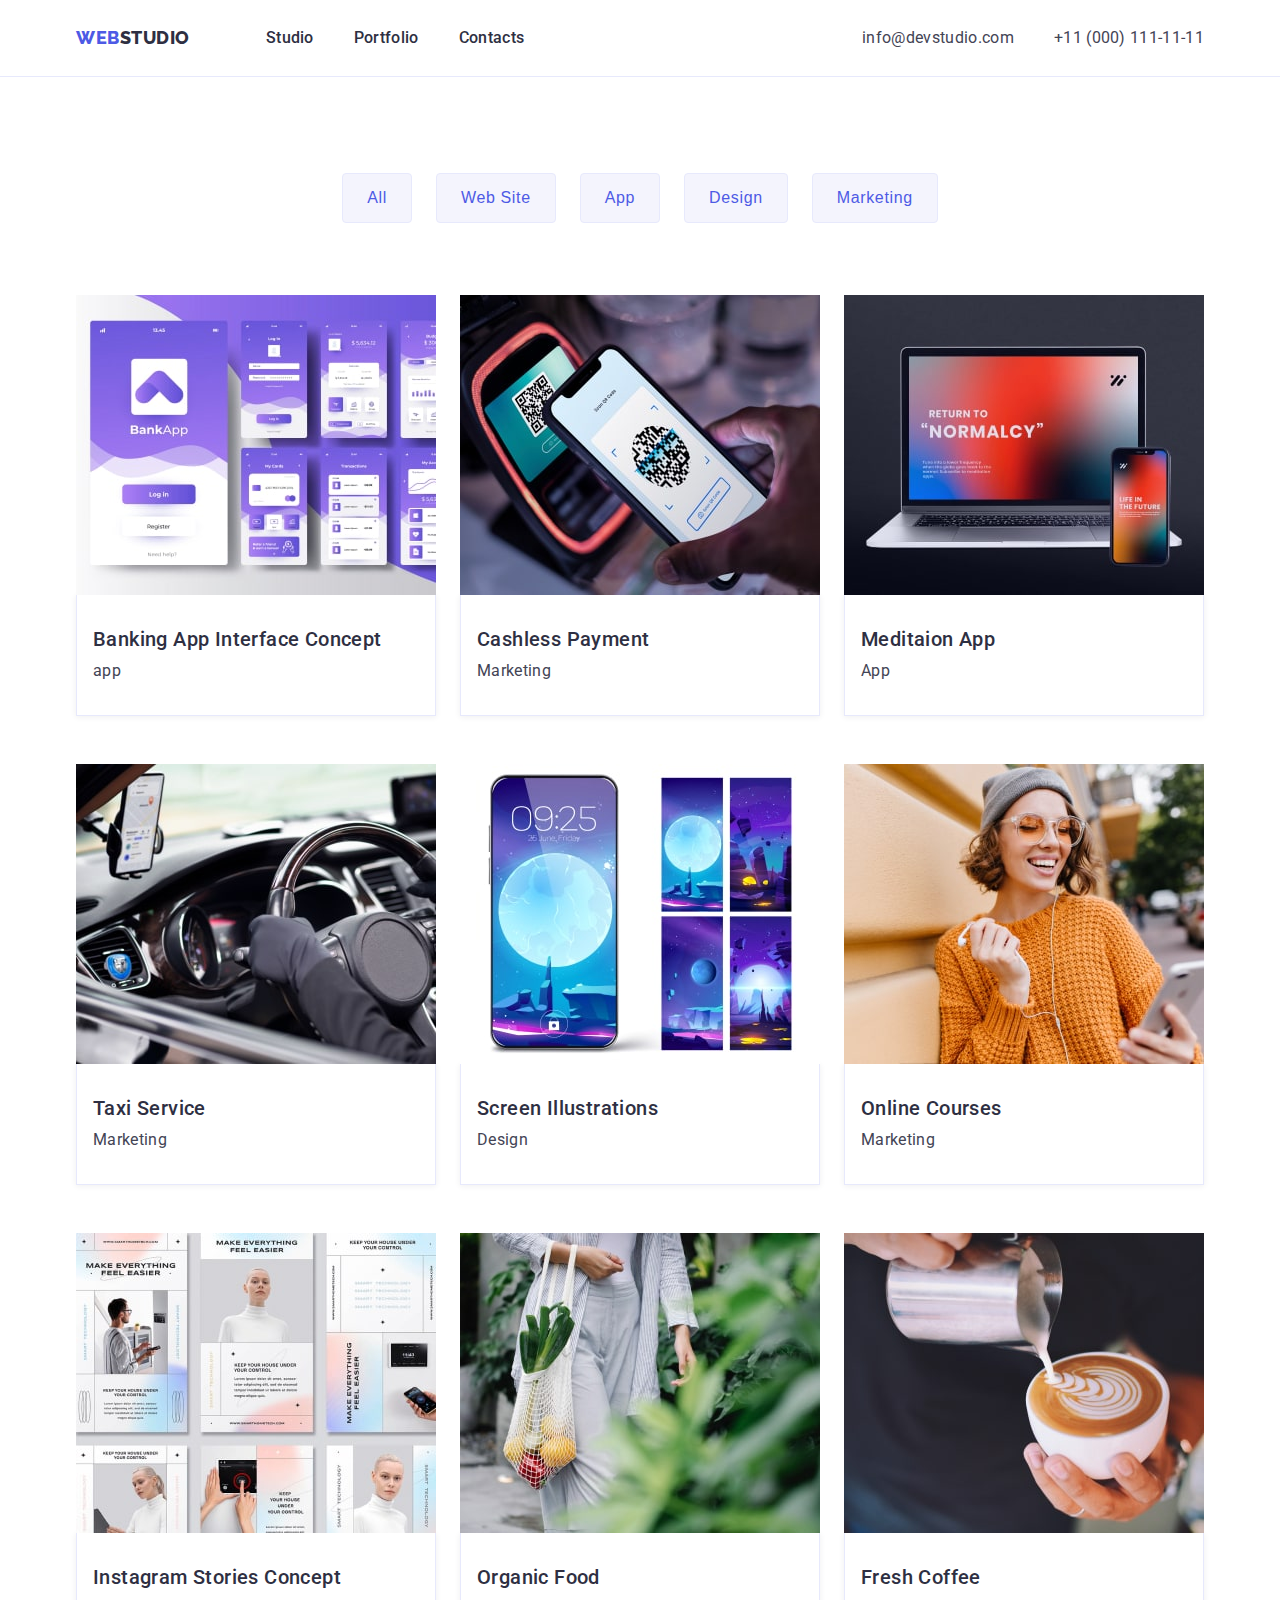
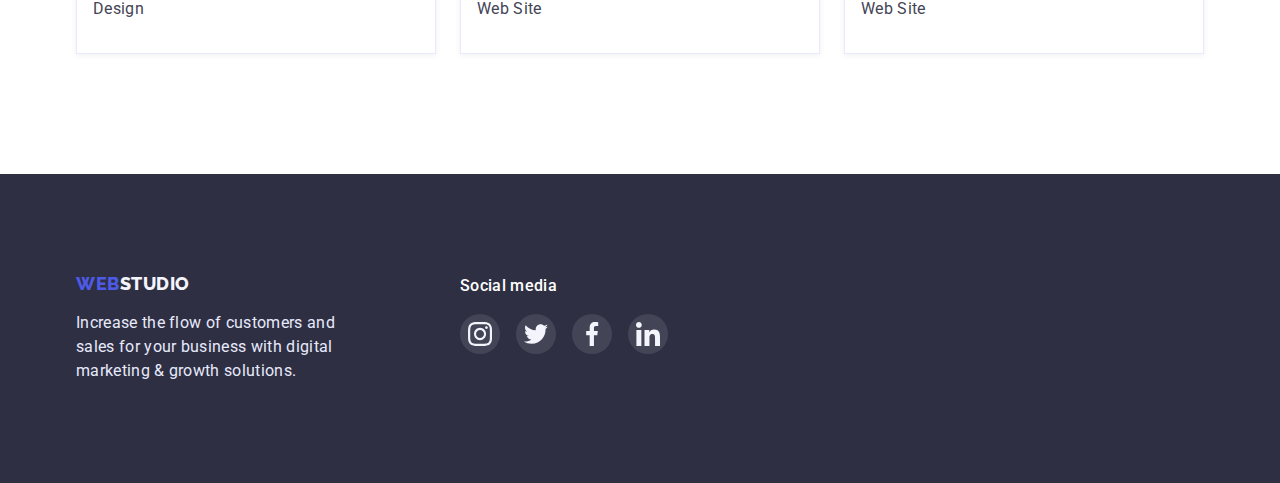
<file: portfolio.html>
<!DOCTYPE html>
<html lang="en">

<head>
    <meta charset="UTF-8">
    <meta http-equiv="X-UA-Compatible" content="IE=edge">
    <meta name="viewport" content="width=device-width, initial-scale=1.0">
    <title>Studio</title>
    <link rel="preconnect" href="https://fonts.googleapis.com">
    <link rel="preconnect" href="https://fonts.gstatic.com" crossorigin>
    <link
        href="https://fonts.googleapis.com/css2?family=Raleway:wght@800&family=Roboto:wght@400;500;700;900&display=swap"
        rel="stylesheet">
    <link rel="stylesheet" href="./css/styles.css">
</head>

<body>
    <header class="header">
        <div class="container">
            <nav class="header-navigation">
                <a href="./index.html" class="logo link"><span class="first-logo link">Web</span>Studio</a>
                <ul class="header-list list">
                    <li class="header-item">
                        <a class="header-link link" href="./index.html">Studio</a>
                    </li>
                    <li class=" header-item">
                        <a class="header-link link" href="./portfolio.html">Portfolio</a>
                    </li>
                    <li class=" header-item">
                        <a class="header-link link" href="#">Contacts</a>
                    </li>
                </ul>
            </nav>
            <address class="contacts">
                <ul class="contacts-list list">
                    <li class="header-mail-item"><a href="mailto:info@devstudio.com"
                            class="header-mail link">info@devstudio.com</a>
                    </li>
                    <li class="header-tel-item"><a href="tel:+110001111111" class="header-mail link">+11 (000)
                            111-11-11</a>
                    </li>
                </ul>
            </address>
        </div>
    </header>

    <main>
        <section class="portfolio-examples">
            <div class="container">
                <ul class="filters-list list">
                    <li class="filters-item">
                        <button class="filters-btn" type="button">All
                        </button>
                    </li>
                    <li class="filters-item">
                        <button class="filters-btn" type="button">Web Site
                        </button>
                    </li>
                    <li class="filters-item">
                        <button class="filters-btn" type="button">App
                        </button>
                    </li>
                    <li class="filters-item">
                        <button class="filters-btn" type="button">Design
                        </button>
                    </li>
                    <li class="filters-item">
                        <button class="filters-btn" type="button">Marketing
                        </button>
                    </li>
                </ul>
                <ul class="projects-list list">
                    <li class="project-card">
                        <a class="project-card-link link" href="" target="_blank" rel="noreferrer noopener">
                            <img src="./images/imgcard1.jpg" alt="Banking App Interface Concept" width="360"
                                height="300">
                            <div class="project-content">
                                <h3 class="project-title">Banking App Interface Concept</h3>
                                <p class="project-text">app</p>
                            </div>
                        </a>
                    </li>
                    <li class="project-card">
                        <a class="project-card-link link" href="" target="_blank" rel="noreferrer noopener">
                            <img src="./images/imgcard2.jpg" alt="Cashless Payment" width="360" height="300">
                            <div class="project-content">
                                <h3 class="project-title">Cashless Payment</h3>
                                <p class="project-text">Marketing</p>
                            </div>
                        </a>
                    </li>
                    <li class="project-card">
                        <a class="project-card-link link" href="" target="_blank" rel="noreferrer noopener">
                            <img src="./images/imgcard3.jpg" alt="App" width="360" height="300">
                            <div class="project-content">
                                <h3 class="project-title">Meditaion App</h3>
                                <p class="project-text">App</p>
                            </div>
                        </a>
                    </li>
                    <li class="project-card">
                        <a class="project-card-link link" href="" target="_blank" rel="noreferrer noopener">
                            <img src="./images/imgcard4.jpg" alt="Taxi Service" width="360" height="300">
                            <div class="project-content">
                                <h3 class="project-title">Taxi Service</h3>
                                <p class="project-text">Marketing</p>
                            </div>
                        </a>
                    </li>
                    <li class="project-card">
                        <a class="project-card-link link" href="" target="_blank" rel="noreferrer noopener">
                            <img src="./images/imgcard5.jpg" alt="Screen Illustrations" width="360" height="300">
                            <div class="project-content">
                                <h3 class="project-title">Screen Illustrations</h3>
                                <p class="project-text">Design</p>
                            </div>
                        </a>
                    </li>
                    <li class="project-card">
                        <a class="project-card-link link" href="" target="_blank" rel="noreferrer noopener">
                            <img src="./images/imgcard6.jpg" alt="Online Courses" width="360" height="300">
                            <div class="project-content">
                                <h3 class="project-title">Online Courses</h3>
                                <p class="project-text">Marketing</p>
                            </div>
                        </a>
                    </li>
                    <li class="project-card">
                        <a class="project-card-link link" href="" target="_blank" rel="noreferrer noopener">
                            <img src="./images/imgcard7.jpg" alt="Instagram Stories Concept" width="360" height="300">
                            <div class="project-content">
                                <h3 class="project-title">Instagram Stories Concept</h3>
                                <p class="project-text">Design</p>
                            </div>
                        </a>
                    </li>
                    <li class="project-card">
                        <a class="project-card-link link" href="" target="_blank" rel="noreferrer noopener"></a>
                        <img src="./images/imgcard8.jpg" alt="Organic Food" width="360" height="300">
                        <div class="project-content">
                            <h3 class="project-title">Organic Food</h3>
                            <p class="project-text">Web Site</p>
                        </div>
                    </li>
                    <li class="project-card">
                        <a class="project-card-link link" href="" target="_blank" rel="noreferrer noopener">
                            <img src="./images/imgcard9.jpg" alt="Fresh Coffee" width="360" height="300">
                            <div class="project-content">
                                <h3 class="project-title">Fresh Coffee</h3>
                                <p class="project-text">Web Site</p>
                            </div>
                        </a>
                    </li>
                </ul>
            </div>
        </section>


    </main>
    <!-- Footer -->
    <footer class="footer">
        <div class="container">
            <div class="footer-text-wrap">
                <a class="logo link" href="./index.html"><span class="first-logo link">Web</span>Studio</a>
                <p class="footer-text">Increase the flow of customers and sales for your business with digital marketing
                    &
                    growth
                    solutions.</p>
            </div>
            <div class="footer-social-wrap">
                <h4 class="footer-social-title title">Social media</h4>
                <ul class="footer-social-list list">
                    <li class="footer-social-item">
                        <a href="" class="footer-social-link link" target="_blank" rel="noreferrer noopener">
                            <svg class="footer-social-icon" width="24" height="24">
                                <use href="./images/icons.svg#icon-instagram"></use>
                            </svg>
                        </a>
                    </li>
                    <li class="footer-social-item">
                        <a href="" class="footer-social-link link" target="_blank" rel="noreferrer noopener">
                            <svg class="footer-social-icon" width="24" height="24">
                                <use href="./images/icons.svg#icon-twitter"></use>
                            </svg>
                        </a>
                    </li>
                    <li class="footer-social-item">
                        <a href="" class="footer-social-link link" target="_blank" rel="noreferrer noopener">
                            <svg class="footer-social-icon" width="24" height="24">
                                <use href="./images/icons.svg#icon-facebook"></use>
                            </svg>
                        </a>
                    </li>
                    <li class="footer-social-item">
                        <a href="" class="footer-social-link link" target="_blank" rel="noreferrer noopener">
                            <svg class="footer-social-icon" width="24" height="24">
                                <use href="./images/icons.svg#icon-linkedin"></use>
                            </svg>
                        </a>
                    </li>
                </ul>
            </div>
        </div>
    </footer>
</body>

</html>
</file>
<file: css/styles.css>
:root {
    --main-brand-color: #2E2F42;
    --main-brand-text-color: #2E2F42;
    --primary-text-color: #434455;
    --primary-action-color: #4D5AE5;
    --hover-action-color: #404BBF;
}

p,
h1,
h2,
h3,
h4,
h5,
h6 {
    margin: 0;
}

ul {
    margin: 0;
    padding-left: 0;
}

img {
    display: block;
    max-width: 100%;
    height: auto;
}

body {
    font-family: 'Roboto', 'Raleway', sans-serif;
    color: var(--main-brand-color);
    margin: 0;
}

.container {
    max-width: 1128px;
    padding: 0 15px;
    margin: 0 auto;
    /* outline: 2px solid red; */
}

.link {
    text-decoration: none;
    font-style: normal;
}

.list {
    list-style: none;
}

.hidden {
    position: absolute;
    width: 1px;
    height: 1px;
    margin: -1px;
    border: 0;
    padding: 0;
    white-space: nowrap;
    clip-path: inset(100%);
    clip: rect(0 0 0 0);
    overflow: hidden;
}

/*-----------------Header----------------*/

.header {
    border-bottom: 1px solid #E7E9FC;
    padding-top: 24px;
    padding-bottom: 24px;
    background-color: #FFFFFF;
}

.header>.container {
    display: flex;
    align-items: center;
}

.header-navigation {
    display: flex;
    align-items: center;
    margin-right: auto;
}

.logo {
    margin-right: 76px;
    display: flex;
    font-family: 'Raleway', sans-serif;
    font-weight: 800;
    font-size: 18px;
    line-height: 1.55;
    letter-spacing: 0.03em;
    text-transform: uppercase;
    text-decoration: none;
    color: var(--main-brand-text-color);
}

.first-logo {
    font-family: 'Raleway', sans-serif;
    font-weight: 800;
    font-size: 18px;
    line-height: 1.55;
    letter-spacing: 0.03em;
    text-transform: uppercase;
    text-decoration: none;
    color: var(--primary-action-color);
}

.header-list {
    display: flex;
    align-items: center;
    gap: 40px;
}

.header-item {}

.header-link {
    font-weight: 500;
    font-size: 16px;
    line-height: 1.5;
    letter-spacing: 0.02em;
    color: var(--main-brand-text-color);
}

.header-link:hover,
.header-link:focus {
    color: var(--hover-action-color);
}

.contacts {}

.contacts-list {
    display: flex;
    align-items: center;
    gap: 40px;
}

.header-mail-item {}

.header-mail {
    font-size: 16px;
    line-height: 1.5;
    letter-spacing: 0.02em;
    color: var(--primary-text-color);
}

.header-mail:hover,
.header-mail:focus {
    color: var(--hover-action-color);
}

.header-tel-item {}

.header-tel {
    font-size: 16px;
    line-height: 1.5;
    letter-spacing: 0.02em;
    color: var(--primary-text-color);
}

.header-tel:hover,
.header-tel:focus {
    color: var(--hover-action-color);
}

/*--------------Hero-----------------*/

.hero {

    background-color: var(--main-brand-color);
    padding-top: 188px;
    padding-bottom: 188px;
    margin: 0 auto;
    max-width: 1440px;
    background-image: linear-gradient(rgba(46, 47, 66, 0.7), rgba(46, 47, 66, 0.7)), url(../images/peopleoffice1.jpg);
    background-size: cover;
    background-repeat: no-repeat;
    background-position: center;
}

.hero-title {
    width: 500px;
    margin: 0 auto;
    margin-bottom: 48px;
    font-size: 56px;
    line-height: 1.07;
    letter-spacing: 0.02em;
    text-align: center;
    color: #FFFFFF;
}

.hero-btn {
    border: none;
    box-shadow: 0px 4px 4px rgba(0, 0, 0, 0.15);
    margin: 0 auto;
    border-radius: 4px;
    padding: 16px 32px;
    gap: 10px;
    font-family: inherit;
    font-weight: 500;
    font-size: 16px;
    line-height: 1.5;
    display: flex;
    align-items: center;
    letter-spacing: 0.04em;
    color: #FFFFFF;
    background-color: var(--primary-action-color);
    cursor: pointer;
}

.hero-btn:hover,
.hero-btn:focus {
    background-color: var(--hover-action-color);
}

/*------------------features---------------*/

.features {
    padding-top: 120px;
    padding-bottom: 120px;
}

.features-title {}

.features-list {
    display: flex;
    gap: 24px;
}

.features-item {
    display: flex;
    flex-direction: column;
    gap: 8px;
    max-width: 264px;
}

.features-wrap {
    display: flex;
    justify-content: center;
    align-items: center;
    width: 264px;
    height: 112px;
    background: #F4F4FD;
    border-radius: 4px;
}

.features-icon {}

.benefits-title {
    font-weight: 500;
    font-size: 20px;
    line-height: 1.2;
    letter-spacing: 0.02em;
    color: var(--main-brand-text-color)
}

.benefits-desc {
    font-size: 16px;
    line-height: 1.5;
    letter-spacing: 0.02em;
    color: var(--primary-text-color);
}

/*Doing*/

.doing {
    padding-bottom: 120px;
}

.doing-title {
    margin-bottom: 72px;
    font-size: 36px;
    line-height: 1.11;
    text-align: center;
    letter-spacing: 0.02em;
    text-transform: capitalize;
    color: var(--main-brand-text-color);
}

.doing-list {
    display: flex;
    gap: 24px;
}

.doing-item {}

/*--------------------Our Team---------------*/

.team {
    background-color: #F4F4FD;
    padding-top: 120px;
    padding-bottom: 120px;
}

.team-title {
    margin-bottom: 72px;
    font-size: 36px;
    line-height: 1.11;
    text-align: center;
    letter-spacing: 0.02em;
    text-transform: capitalize;
    color: var(--main-brand-text-color);
}

.team-cards {
    display: flex;
    gap: 24px;
}

.team-card {
    max-width: 264px;
    background-color: #FFFFFF;
    box-shadow: 0px 1px 6px rgba(46, 47, 66, 0.08), 0px 1px 1px rgba(46, 47, 66, 0.16), 0px 2px 1px rgba(46, 47, 66, 0.08);
    border-radius: 0px 0px 4px 4px;
}

.team-img {}

.team-info {
    padding: 32px 16px;
}

.team-fullname {
    margin-bottom: 8px;
    font-weight: 500;
    font-size: 20px;
    line-height: 1.2;
    text-align: center;
    letter-spacing: 0.02em;
    color: var(--main-brand-text-color);
}

.team-position {
    margin-bottom: 8px;
    font-size: 16px;
    line-height: 1.5;
    text-align: center;
    letter-spacing: 0.02em;
    color: var(--primary-text-color);
}

.team-social-list {
    display: flex;
    justify-content: space-between;
    gap: 24px;
}

.team-social-item {
    width: 40px;
    height: 40px;
}

.team-social-link {
    width: 100%;
    height: 100%;
    border-radius: 50%;
    display: flex;
    justify-content: center;
    align-items: center;
    background-color: var(--primary-action-color);
}

.team-social-link:is(:hover, :focus) {
    background-color: var(--hover-action-color);
}

.team-social-icon {
    fill: #F4F4FD;
}

/* ---------------------Customers---------------------- */

.customers {
    padding-top: 130px;
    padding-bottom: 120px;
}

.customers-title {
    margin-bottom: 72px;
    font-weight: 700;
    font-size: 36px;
    line-height: 40px;
    text-align: center;
    letter-spacing: 0.02em;
    text-transform: capitalize;
    color: var(--main-brand-color);
}

.client-list {
    display: flex;
    justify-content: space-between;
    gap: 24px;
}

.client-item {
    width: 168px;
    height: 88px;
}

.client-link {
    display: flex;
    justify-content: center;
    align-items: center;
    width: 100%;
    height: 100%;
    border: 1px solid #8E8F99;
    border-radius: 4px;
    color: #8E8F99;
}

.client-link:is(:hover, :focus) {
    border-color: var(--hover-action-color);
    color: var(--hover-action-color);
}

.client-logo {
    fill: currentcolor;
}

/*------------------------Footer------------------------*/

.footer {
    background-color: var(--main-brand-color);
    padding-top: 100px;
    padding-bottom: 100px;
}

footer .container {
    display: flex;
}

.footer-text-wrap {
    max-width: 264px;
    margin-right: 120px;
}

.footer .logo {
    line-height: 1.16;
    color: #F4F4FD;
}

.footer .first-logo {
    line-height: 1.16;
}

.footer-text {
    width: 264px;
    margin-top: 16px;
    font-size: 16px;
    line-height: 1.5;
    letter-spacing: 0.02em;
    color: #E7E9FC;
}

.footer-social-wrap {}

.footer-social-title {
    margin-bottom: 16px;
    font-weight: 500;
    font-size: 16px;
    line-height: 1.5;
    letter-spacing: 0.02em;
    color: #FFFFFF;
}

.footer-social-list {
    display: flex;
    justify-content: space-between;
    gap: 16px;
}

.footer-social-item {
    width: 40px;
    height: 40px;
}

.footer-social-link {
    width: 100%;
    height: 100%;
    border-radius: 50%;
    display: flex;
    justify-content: center;
    align-items: center;
    background-color: rgba(255, 255, 255, 0.1);
    ;
}

.footer-social-link:is(:hover, :focus) {
    background-color: #31D0AA;
}

.footer-social-icon {
    fill: #F4F4FD;
}

/*Portfolio*/

.portfolio-examples {
    padding-top: 96px;
    padding-bottom: 120px;
}

.filters-list {
    display: flex;
    justify-content: center;
    gap: 24px;
    margin-bottom: 72px;
}

.filters-item {}

.filters-btn {
    border: 1px solid #E7E9FC;
    border-radius: 4px;
    padding: 12px 24px;
    font-weight: 500;
    font-size: 16px;
    line-height: 1.5;
    align-items: center;
    text-align: center;
    letter-spacing: 0.04em;
    color: var(--primary-action-color);
    background: #F4F4FD;
    cursor: pointer;
}

.filters-btn:hover,
.filters-btn:focus {
    color: #FFFFFF;
    background: var(--hover-action-color);
    box-shadow: 0px 3px 1px rgba(0, 0, 0, 0.1), 0px 2px 1px rgba(0, 0, 0, 0.08), 0px 2px 2px rgba(0, 0, 0, 0.12);
}

.projects-list {
    display: flex;
    column-gap: 24px;
    row-gap: 48px;
    flex-wrap: wrap;

}

.project-card {
    background: #FFFFFF;
}

.project-card-link {
    display: block
}

.project-card-link:is(:hover, :focus) .project-content {
    border-color: #F4F4FD;
    box-shadow: 0px 1px 6px rgba(46, 47, 66, 0.08), 0px 1px 1px rgba(46, 47, 66, 0.16), 0px 2px 1px rgba(46, 47, 66, 0.08);
}



.project-content {
    box-sizing: border-box;
    padding: 32px 16px;
    border: 1px solid #E7E9FC;
    border-top: none;
    box-shadow: 0px 1px 6px rgba(46, 47, 66, 0.08);
}

.project-title {
    margin-bottom: 8px;
    font-weight: 500;
    font-size: 20px;
    line-height: 1.2;
    letter-spacing: 0.02em;
    color: var(--main-brand-text-color);
}

.project-text {
    font-size: 16px;
    line-height: 1.5;
    letter-spacing: 0.02em;
    color: var(--primary-text-color);
}
</file>
